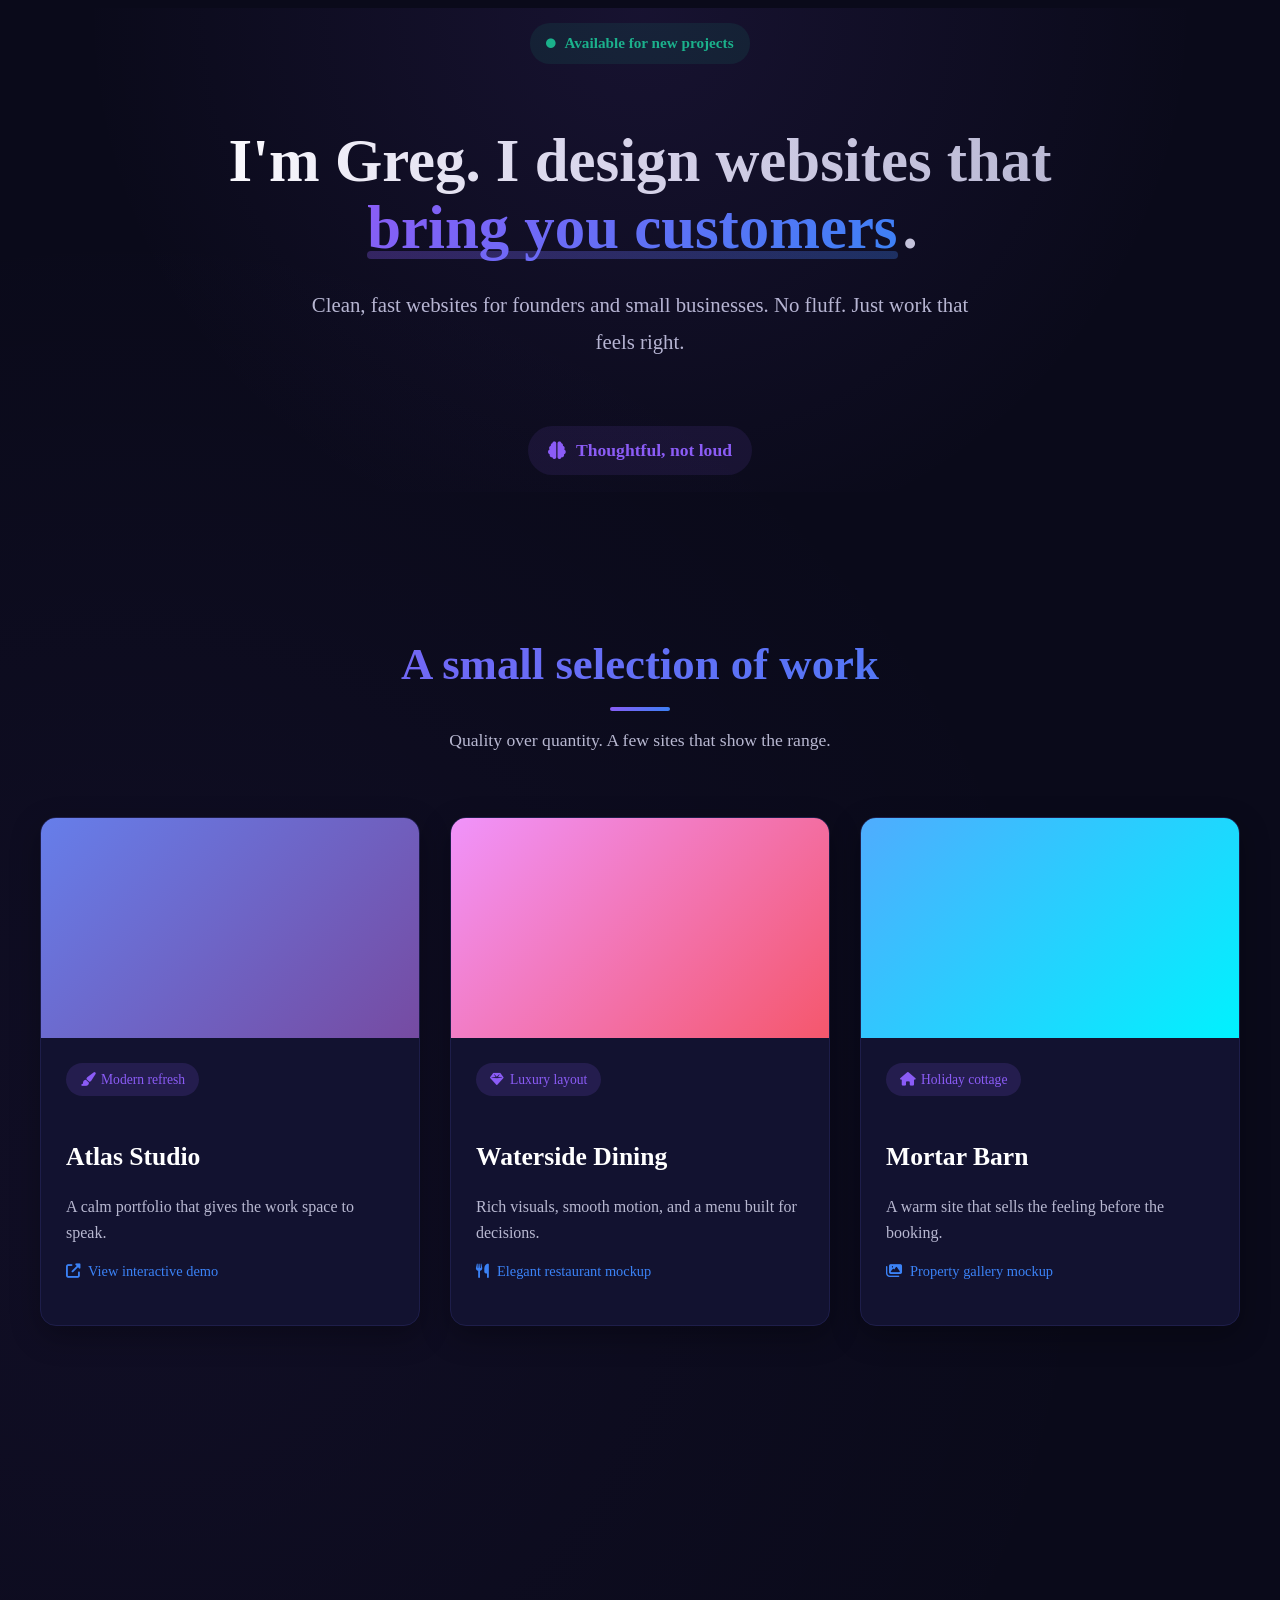
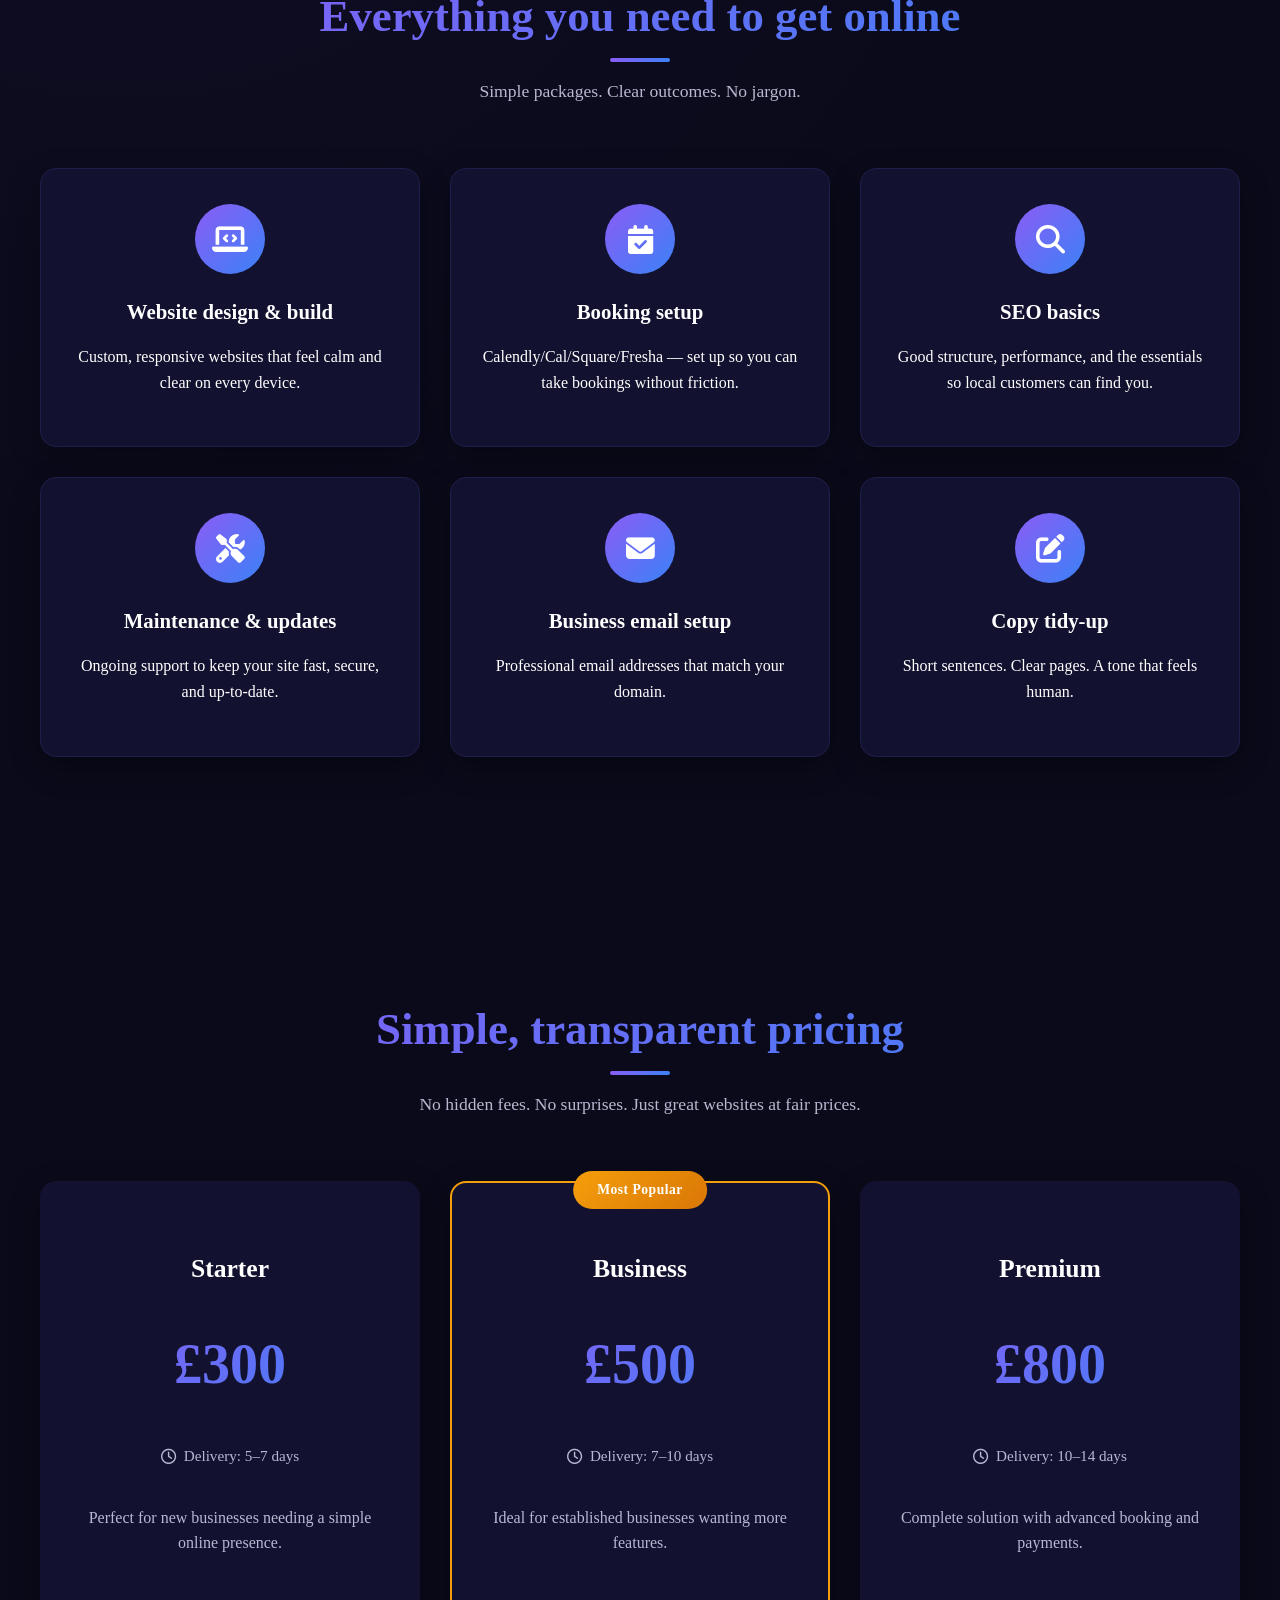
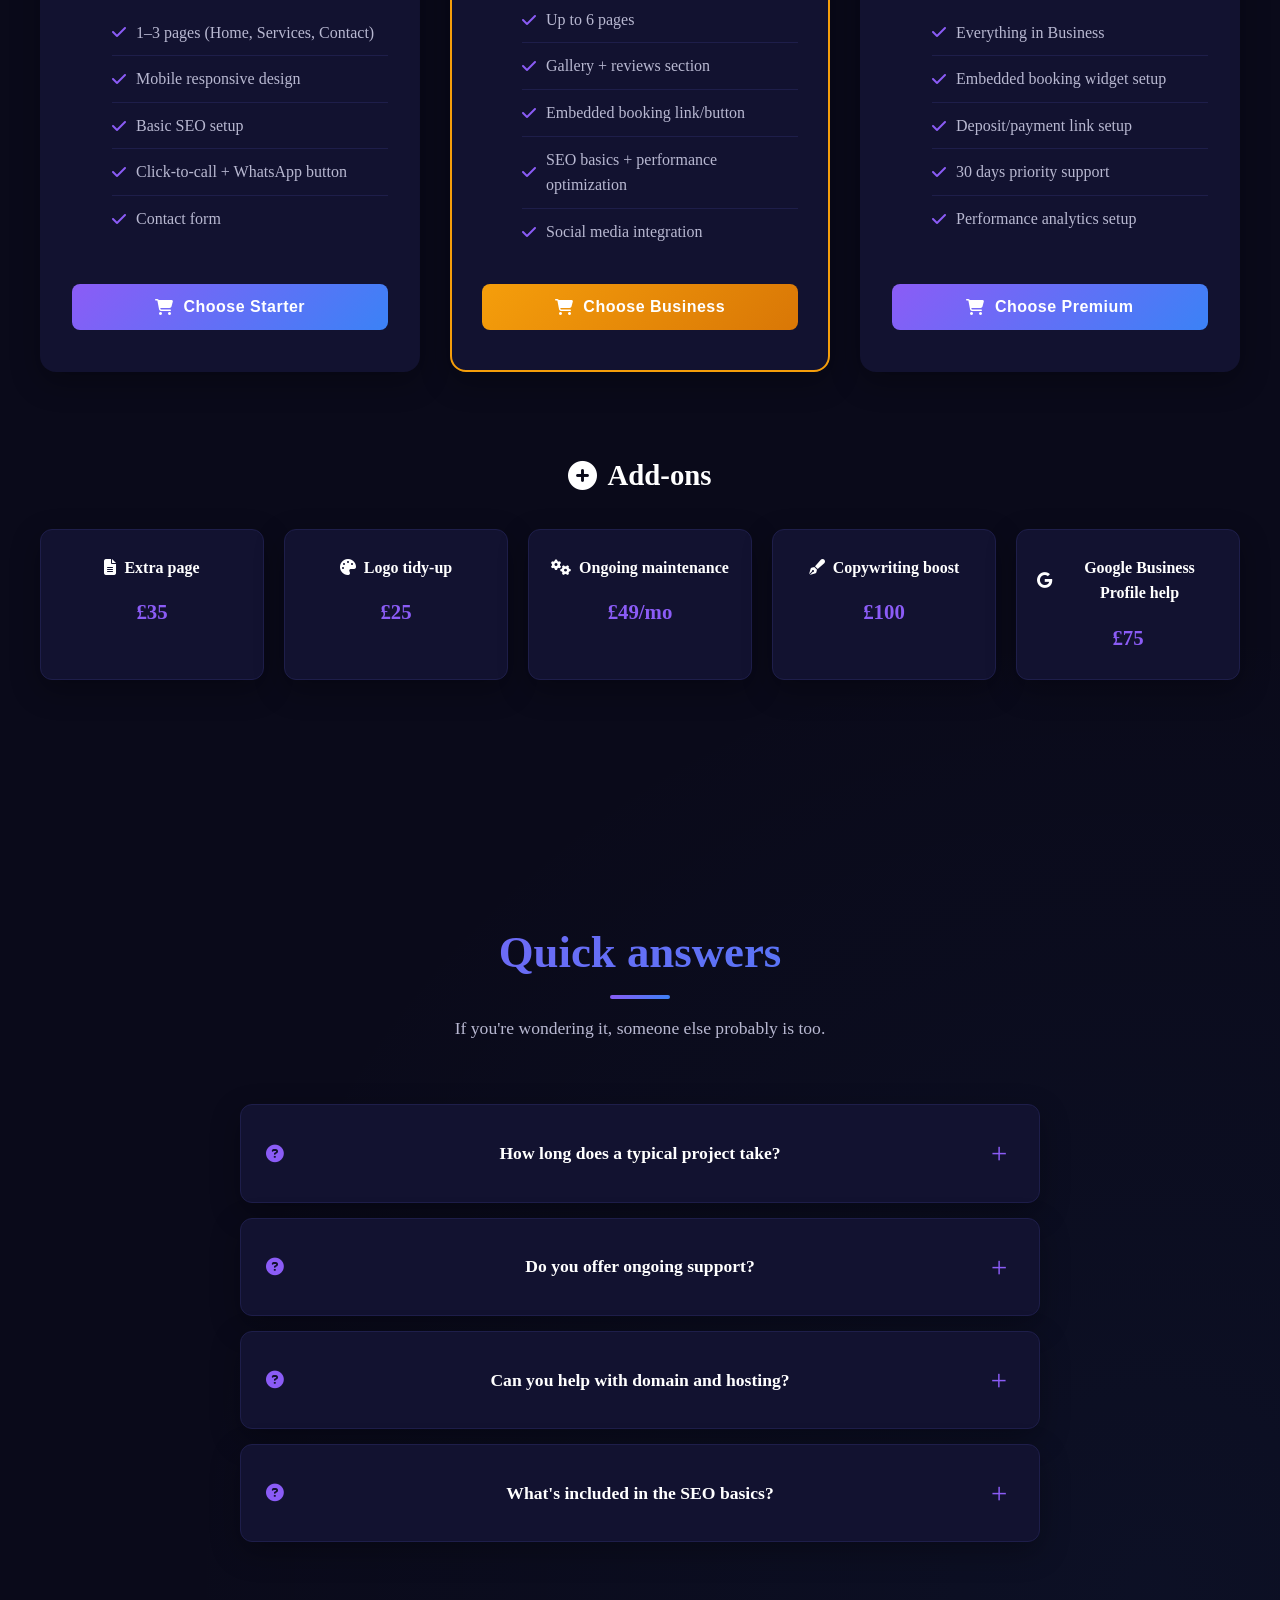
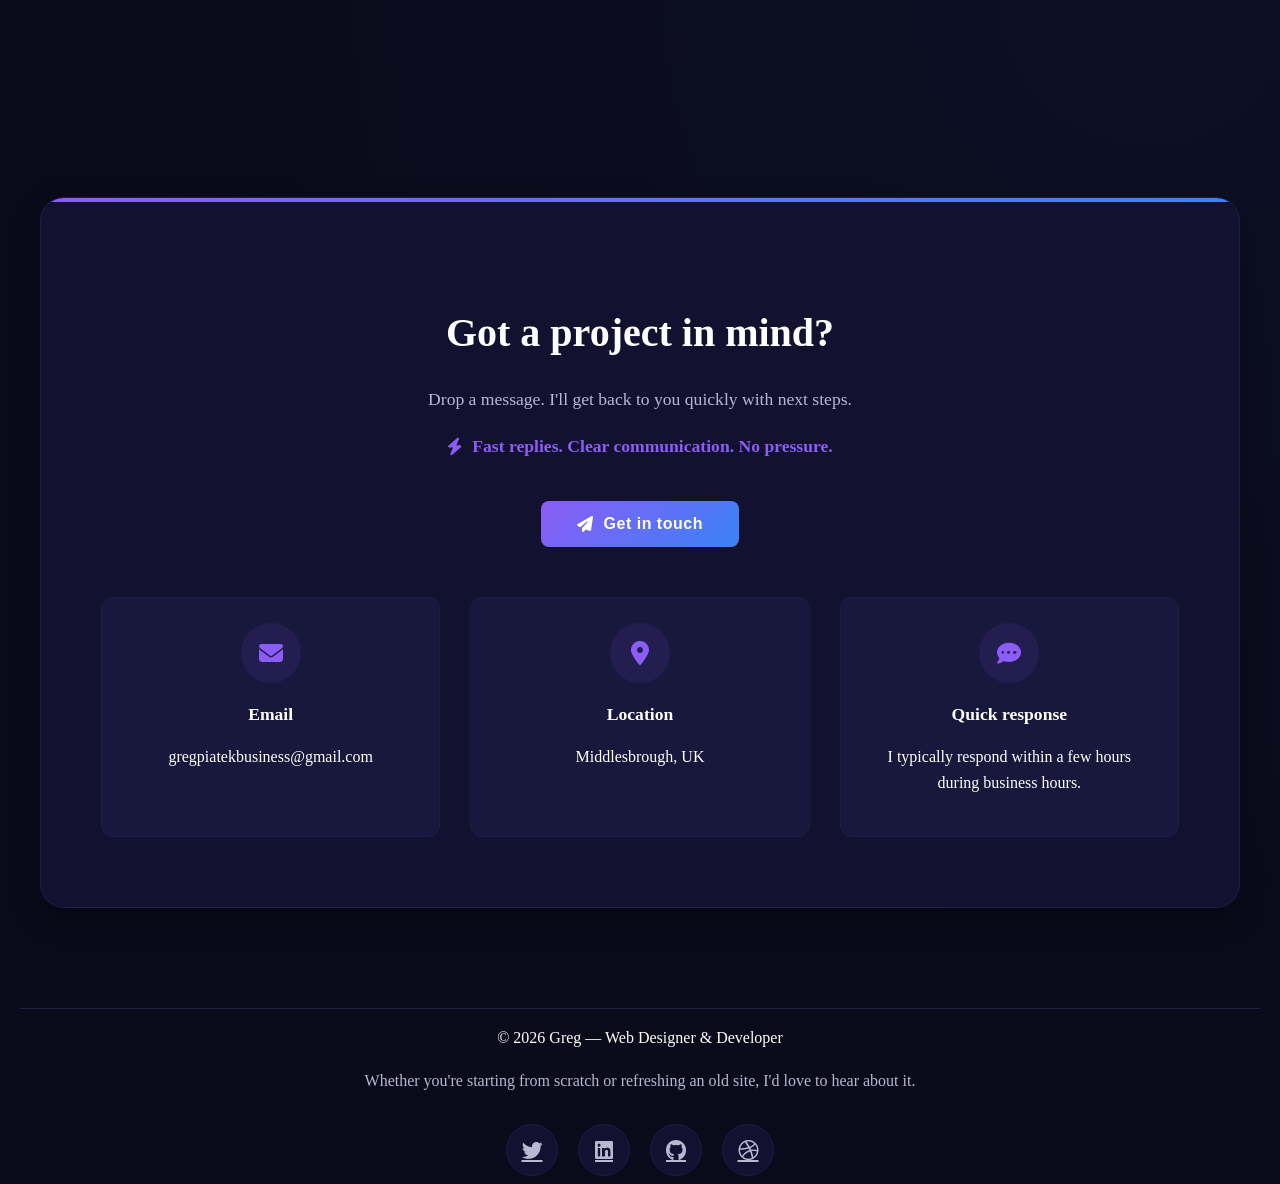
<file: index.html>
<!DOCTYPE html>
<html lang="en">
<head>
    <meta charset="UTF-8">
    <meta name="viewport" content="width=device-width, initial-scale=1.0">
    <title>Greg — Web Designer & Developer</title>
    <link rel="stylesheet" href="styles.css">
    <link rel="stylesheet" href="https://cdnjs.cloudflare.com/ajax/libs/font-awesome/6.4.0/css/all.min.css">
</head>
<body>
    <!-- Header Section -->
    <header class="container">
        <p class="availability"><i class="fas fa-circle"></i> Available for new projects</p>
        <h1 class="hero-title">I'm Greg. I design websites that <span class="highlight">bring you customers</span>.</h1>
        <p class="hero-subtitle">Clean, fast websites for founders and small businesses. No fluff. Just work that feels right.</p>
        <p class="tagline"><i class="fas fa-brain"></i> Thoughtful, not loud</p>
    </header>

    <!-- Projects Section -->
    <section class="section container">
        <h2 class="section-title">A small selection of work</h2>
        <p class="section-subtitle">
            Quality over quantity. A few sites that show the range.
        </p>
        
        <div class="projects-grid">
            <!-- Atlas Studio Card (WITH LINK) -->
            <div class="project-card">
                <a href="atlas-studio.html" class="project-link">
                    <div class="project-image" style="background: linear-gradient(135deg, #667eea 0%, #764ba2 100%);">
                        <div class="image-overlay">
                            <i class="fas fa-eye"></i> View Project
                        </div>
                    </div>
                    <div class="project-content">
                        <span class="tag"><i class="fas fa-paint-brush"></i> Modern refresh</span>
                        <h3 class="project-title">Atlas Studio</h3>
                        <p class="project-description">A calm portfolio that gives the work space to speak.</p>
                        <p class="project-meta"><i class="fas fa-external-link-alt"></i> View interactive demo</p>
                    </div>
                </a>
            </div>
            
            <!-- Waterside Dining Card -->
            <div class="project-card">
                <div class="project-image" style="background: linear-gradient(135deg, #f093fb 0%, #f5576c 100%);">
                    <div class="image-overlay">
                        <i class="fas fa-eye"></i> View Project
                    </div>
                </div>
                <div class="project-content">
                    <span class="tag"><i class="fas fa-gem"></i> Luxury layout</span>
                    <h3 class="project-title">Waterside Dining</h3>
                    <p class="project-description">Rich visuals, smooth motion, and a menu built for decisions.</p>
                    <p class="project-meta"><i class="fas fa-utensils"></i> Elegant restaurant mockup</p>
                </div>
            </div>
            
            <!-- Mortar Barn Card -->
            <div class="project-card">
                <div class="project-image" style="background: linear-gradient(135deg, #4facfe 0%, #00f2fe 100%);">
                    <div class="image-overlay">
                        <i class="fas fa-eye"></i> View Project
                    </div>
                </div>
                <div class="project-content">
                    <span class="tag"><i class="fas fa-home"></i> Holiday cottage</span>
                    <h3 class="project-title">Mortar Barn</h3>
                    <p class="project-description">A warm site that sells the feeling before the booking.</p>
                    <p class="project-meta"><i class="fas fa-images"></i> Property gallery mockup</p>
                </div>
            </div>
        </div>
    </section>

    <!-- Services Section -->
    <section class="section container">
        <h2 class="section-title">Everything you need to get online</h2>
        <p class="section-subtitle">
            Simple packages. Clear outcomes. No jargon.
        </p>
        
        <div class="services-grid">
            <div class="service-card">
                <div class="service-icon">
                    <i class="fas fa-laptop-code"></i>
                </div>
                <h3 class="service-title">Website design & build</h3>
                <p>Custom, responsive websites that feel calm and clear on every device.</p>
            </div>
            
            <div class="service-card">
                <div class="service-icon">
                    <i class="fas fa-calendar-check"></i>
                </div>
                <h3 class="service-title">Booking setup</h3>
                <p>Calendly/Cal/Square/Fresha — set up so you can take bookings without friction.</p>
            </div>
            
            <div class="service-card">
                <div class="service-icon">
                    <i class="fas fa-search"></i>
                </div>
                <h3 class="service-title">SEO basics</h3>
                <p>Good structure, performance, and the essentials so local customers can find you.</p>
            </div>
            
            <div class="service-card">
                <div class="service-icon">
                    <i class="fas fa-tools"></i>
                </div>
                <h3 class="service-title">Maintenance & updates</h3>
                <p>Ongoing support to keep your site fast, secure, and up-to-date.</p>
            </div>
            
            <div class="service-card">
                <div class="service-icon">
                    <i class="fas fa-envelope"></i>
                </div>
                <h3 class="service-title">Business email setup</h3>
                <p>Professional email addresses that match your domain.</p>
            </div>
            
            <div class="service-card">
                <div class="service-icon">
                    <i class="fas fa-edit"></i>
                </div>
                <h3 class="service-title">Copy tidy-up</h3>
                <p>Short sentences. Clear pages. A tone that feels human.</p>
            </div>
        </div>
    </section>

    <!-- Pricing Section -->
    <section class="section container">
        <h2 class="section-title">Simple, transparent pricing</h2>
        <p class="section-subtitle">
            No hidden fees. No surprises. Just great websites at fair prices.
        </p>
        
        <div class="pricing-grid">
            <div class="pricing-card">
                <h3 class="pricing-title">Starter</h3>
                <div class="price">£300</div>
                <p class="delivery"><i class="far fa-clock"></i> Delivery: 5–7 days</p>
                <p class="pricing-description">Perfect for new businesses needing a simple online presence.</p>
                
                <ul class="features-list">
                    <li><i class="fas fa-check"></i> 1–3 pages (Home, Services, Contact)</li>
                    <li><i class="fas fa-check"></i> Mobile responsive design</li>
                    <li><i class="fas fa-check"></i> Basic SEO setup</li>
                    <li><i class="fas fa-check"></i> Click-to-call + WhatsApp button</li>
                    <li><i class="fas fa-check"></i> Contact form</li>
                </ul>
                
                <button class="btn btn-package" data-package="Starter"><i class="fas fa-shopping-cart"></i> Choose Starter</button>
            </div>
            
            <div class="pricing-card popular">
                <div class="popular-tag">Most Popular</div>
                <h3 class="pricing-title">Business</h3>
                <div class="price">£500</div>
                <p class="delivery"><i class="far fa-clock"></i> Delivery: 7–10 days</p>
                <p class="pricing-description">Ideal for established businesses wanting more features.</p>
                
                <ul class="features-list">
                    <li><i class="fas fa-check"></i> Up to 6 pages</li>
                    <li><i class="fas fa-check"></i> Gallery + reviews section</li>
                    <li><i class="fas fa-check"></i> Embedded booking link/button</li>
                    <li><i class="fas fa-check"></i> SEO basics + performance optimization</li>
                    <li><i class="fas fa-check"></i> Social media integration</li>
                </ul>
                
                <button class="btn btn-package btn-popular" data-package="Business"><i class="fas fa-shopping-cart"></i> Choose Business</button>
            </div>
            
            <div class="pricing-card">
                <h3 class="pricing-title">Premium</h3>
                <div class="price">£800</div>
                <p class="delivery"><i class="far fa-clock"></i> Delivery: 10–14 days</p>
                <p class="pricing-description">Complete solution with advanced booking and payments.</p>
                
                <ul class="features-list">
                    <li><i class="fas fa-check"></i> Everything in Business</li>
                    <li><i class="fas fa-check"></i> Embedded booking widget setup</li>
                    <li><i class="fas fa-check"></i> Deposit/payment link setup</li>
                    <li><i class="fas fa-check"></i> 30 days priority support</li>
                    <li><i class="fas fa-check"></i> Performance analytics setup</li>
                </ul>
                
                <button class="btn btn-package" data-package="Premium"><i class="fas fa-shopping-cart"></i> Choose Premium</button>
            </div>
        </div>
        
        <h3 class="addons-title"><i class="fas fa-plus-circle"></i> Add-ons</h3>
        
        <div class="addons-grid">
            <div class="addon-card">
                <strong><i class="fas fa-file-alt"></i> Extra page</strong>
                <div class="addon-price">£35</div>
            </div>
            <div class="addon-card">
                <strong><i class="fas fa-palette"></i> Logo tidy-up</strong>
                <div class="addon-price">£25</div>
            </div>
            <div class="addon-card">
                <strong><i class="fas fa-cogs"></i> Ongoing maintenance</strong>
                <div class="addon-price">£49/mo</div>
            </div>
            <div class="addon-card">
                <strong><i class="fas fa-pen-fancy"></i> Copywriting boost</strong>
                <div class="addon-price">£100</div>
            </div>
            <div class="addon-card">
                <strong><i class="fab fa-google"></i> Google Business Profile help</strong>
                <div class="addon-price">£75</div>
            </div>
        </div>
    </section>

    <!-- FAQ Section -->
    <section class="section container">
        <h2 class="section-title">Quick answers</h2>
        <p class="section-subtitle">
            If you're wondering it, someone else probably is too.
        </p>
        
        <div class="faq-grid">
            <div class="faq-item">
                <div class="faq-question">
                    <i class="fas fa-question-circle"></i> How long does a typical project take?
                    <span class="faq-toggle">+</span>
                </div>
                <div class="faq-answer">
                    <p>Delivery times vary by package: Starter (5-7 days), Business (7-10 days), Premium (10-14 days). These are estimates and actual timing depends on project complexity and feedback speed.</p>
                </div>
            </div>
            
            <div class="faq-item">
                <div class="faq-question">
                    <i class="fas fa-question-circle"></i> Do you offer ongoing support?
                    <span class="faq-toggle">+</span>
                </div>
                <div class="faq-answer">
                    <p>Yes! I offer ongoing maintenance at £49/month which includes updates, security monitoring, and minor changes. Premium packages include 30 days of priority support.</p>
                </div>
            </div>
            
            <div class="faq-item">
                <div class="faq-question">
                    <i class="fas fa-question-circle"></i> Can you help with domain and hosting?
                    <span class="faq-toggle">+</span>
                </div>
                <div class="faq-answer">
                    <p>I can guide you through the process and recommend reliable providers. I also offer business email setup so you have professional email addresses matching your domain.</p>
                </div>
            </div>
            
            <div class="faq-item">
                <div class="faq-question">
                    <i class="fas fa-question-circle"></i> What's included in the SEO basics?
                    <span class="faq-toggle">+</span>
                </div>
                <div class="faq-answer">
                    <p>SEO basics include proper page structure, meta tags, performance optimization for speed, and setup essentials so local customers can find you through search engines.</p>
                </div>
            </div>
        </div>
    </section>

    <!-- Contact Section -->
    <section class="section container" id="contact">
        <div class="contact-section">
            <h2 class="contact-title">Got a project in mind?</h2>
            <p class="contact-subtitle">
                Drop a message. I'll get back to you quickly with next steps.
            </p>
            <p class="contact-tagline">
                <i class="fas fa-bolt"></i> Fast replies. Clear communication. No pressure.
            </p>
            
            <button class="btn btn-contact"><i class="fas fa-paper-plane"></i> Get in touch</button>
            
            <div class="contact-info">
                <div class="info-item">
                    <div class="info-icon">
                        <i class="fas fa-envelope"></i>
                    </div>
                    <p class="info-title">Email</p>
                    <p>gregpiatekbusiness@gmail.com</p>
                </div>
                
                <div class="info-item">
                    <div class="info-icon">
                        <i class="fas fa-map-marker-alt"></i>
                    </div>
                    <p class="info-title">Location</p>
                    <p>Middlesbrough, UK</p>
                </div>
                
                <div class="info-item">
                    <div class="info-icon">
                        <i class="fas fa-comment-dots"></i>
                    </div>
                    <p class="info-title">Quick response</p>
                    <p>I typically respond within a few hours during business hours.</p>
                </div>
            </div>
        </div>
    </section>

    <!-- Footer -->
    <footer class="container">
        <div class="footer-content">
            <p class="copyright">© 2026 Greg — Web Designer & Developer</p>
            <p class="footer-text">Whether you're starting from scratch or refreshing an old site, I'd love to hear about it.</p>
            <div class="social-links">
                <a href="#" class="social-link"><i class="fab fa-twitter"></i></a>
                <a href="#" class="social-link"><i class="fab fa-linkedin"></i></a>
                <a href="#" class="social-link"><i class="fab fa-github"></i></a>
                <a href="#" class="social-link"><i class="fab fa-dribbble"></i></a>
            </div>
        </div>
    </footer>

    <script src="script.js"></script>
</body>
</html>
</file>
<file: styles.css>
<<<<<<< HEAD
/* Dark Purple/Blue Theme - Greg Portfolio */
* {
    margin: 0;
    padding: 0;
    box-sizing: border-box;
    font-family: 'Inter', -apple-system, BlinkMacSystemFont, 'Segoe UI', sans-serif;
}

:root {
    --dark-bg: #0a0a1a;
    --dark-card: #121230;
    --dark-border: #1e1e4a;
    --text-primary: #ffffff;
    --text-secondary: #b8b8d1;
    --accent-purple: #8b5cf6;
    --accent-blue: #3b82f6;
    --accent-gradient: linear-gradient(135deg, #8b5cf6 0%, #3b82f6 100%);
    --shadow: 0 10px 30px rgba(0, 0, 0, 0.3);
    --shadow-hover: 0 15px 40px rgba(139, 92, 246, 0.2);
    --transition: all 0.3s cubic-bezier(0.4, 0, 0.2, 1);
}

body {
    background-color: var(--dark-bg);
    color: var(--text-primary);
    line-height: 1.6;
    overflow-x: hidden;
    background-image: 
        radial-gradient(circle at 10% 20%, rgba(139, 92, 246, 0.05) 0%, transparent 20%),
        radial-gradient(circle at 90% 80%, rgba(59, 130, 246, 0.05) 0%, transparent 20%);
    min-height: 100vh;
}

/* Scrollbar Styling */
::-webkit-scrollbar {
    width: 10px;
}

::-webkit-scrollbar-track {
    background: var(--dark-card);
}

::-webkit-scrollbar-thumb {
    background: var(--accent-gradient);
    border-radius: 5px;
}

::-webkit-scrollbar-thumb:hover {
    background: linear-gradient(135deg, #9b79f7 0%, #4d91f7 100%);
}

/* Utility Classes */
.container {
    max-width: 1200px;
    margin: 0 auto;
    padding: 0 20px;
}

.section {
    padding: 100px 0;
}

.section-title {
    font-size: 2.8rem;
    font-weight: 800;
    margin-bottom: 1.5rem;
    text-align: center;
    background: var(--accent-gradient);
    -webkit-background-clip: text;
    -webkit-text-fill-color: transparent;
    background-clip: text;
    position: relative;
}

.section-title::after {
    content: '';
    position: absolute;
    bottom: -10px;
    left: 50%;
    transform: translateX(-50%);
    width: 60px;
    height: 4px;
    background: var(--accent-gradient);
    border-radius: 2px;
}

.section-subtitle {
    text-align: center;
    margin-bottom: 60px;
    color: var(--text-secondary);
    max-width: 600px;
    margin-left: auto;
    margin-right: auto;
    font-size: 1.1rem;
    line-height: 1.8;
}

.btn {
    display: inline-flex;
    align-items: center;
    justify-content: center;
    gap: 10px;
    padding: 14px 36px;
    background: var(--accent-gradient);
    color: white;
    text-decoration: none;
    border-radius: 8px;
    font-weight: 600;
    transition: var(--transition);
    border: none;
    cursor: pointer;
    font-size: 1rem;
    letter-spacing: 0.5px;
    position: relative;
    overflow: hidden;
    z-index: 1;
}

.btn::before {
    content: '';
    position: absolute;
    top: 0;
    left: -100%;
    width: 100%;
    height: 100%;
    background: linear-gradient(135deg, #3b82f6 0%, #8b5cf6 100%);
    transition: var(--transition);
    z-index: -1;
}

.btn:hover::before {
    left: 0;
}

.btn:hover {
    transform: translateY(-3px);
    box-shadow: var(--shadow-hover);
}

.btn-popular {
    background: linear-gradient(135deg, #f59e0b 0%, #d97706 100%);
}

.btn-popular::before {
    background: linear-gradient(135deg, #d97706 0%, #f59e0b 100%);
}

/* Header Styles */
header {
    padding: 80px 0 120px;
    text-align: center;
    position: relative;
    overflow: hidden;
}

header::before {
    content: '';
    position: absolute;
    top: 0;
    left: 0;
    right: 0;
    height: 500px;
    background: radial-gradient(circle at 50% 0%, rgba(139, 92, 246, 0.1) 0%, transparent 70%);
    pointer-events: none;
}

.availability {
    color: #10b981;
    font-weight: 600;
    margin-bottom: 1.5rem;
    display: inline-flex;
    align-items: center;
    gap: 8px;
    background: rgba(16, 185, 129, 0.1);
    padding: 8px 16px;
    border-radius: 20px;
    font-size: 0.95rem;
}

.availability i {
    font-size: 0.6rem;
    animation: pulse 2s infinite;
}

@keyframes pulse {
    0%, 100% { opacity: 1; }
    50% { opacity: 0.5; }
}

.hero-title {
    font-size: 3.8rem;
    font-weight: 900;
    line-height: 1.1;
    margin-bottom: 1.5rem;
    max-width: 900px;
    margin-left: auto;
    margin-right: auto;
    background: linear-gradient(to right, #ffffff, #b8b8d1);
    -webkit-background-clip: text;
    -webkit-text-fill-color: transparent;
}

.highlight {
    background: var(--accent-gradient);
    -webkit-background-clip: text;
    -webkit-text-fill-color: transparent;
    position: relative;
    padding: 0 5px;
}

.highlight::after {
    content: '';
    position: absolute;
    bottom: 2px;
    left: 5px;
    width: calc(100% - 10px);
    height: 8px;
    background: linear-gradient(135deg, rgba(139, 92, 246, 0.3) 0%, rgba(59, 130, 246, 0.3) 100%);
    z-index: -1;
    border-radius: 4px;
}

.hero-subtitle {
    font-size: 1.3rem;
    color: var(--text-secondary);
    max-width: 700px;
    margin: 0 auto 3rem;
    line-height: 1.8;
}

.tagline {
    display: inline-flex;
    align-items: center;
    gap: 10px;
    color: var(--accent-purple);
    font-weight: 600;
    font-size: 1.1rem;
    background: rgba(139, 92, 246, 0.1);
    padding: 10px 20px;
    border-radius: 30px;
}

/* Projects Section */
.projects-grid {
    display: grid;
    grid-template-columns: repeat(auto-fit, minmax(320px, 1fr));
    gap: 30px;
    margin-bottom: 20px;
}

.project-card {
    background: var(--dark-card);
    border-radius: 16px;
    overflow: hidden;
    box-shadow: var(--shadow);
    transition: var(--transition);
    border: 1px solid var(--dark-border);
    height: 100%;
}

.project-card:hover {
    transform: translateY(-10px);
    box-shadow: var(--shadow-hover);
    border-color: var(--accent-purple);
}

.project-image {
    height: 220px;
    position: relative;
    overflow: hidden;
}

.image-overlay {
    position: absolute;
    top: 0;
    left: 0;
    right: 0;
    bottom: 0;
    background: rgba(0, 0, 0, 0.7);
    display: flex;
    align-items: center;
    justify-content: center;
    opacity: 0;
    transition: var(--transition);
}

.project-card:hover .image-overlay {
    opacity: 1;
}

.image-overlay i {
    font-size: 1.5rem;
    margin-right: 10px;
}

.project-content {
    padding: 25px;
}

.tag {
    display: inline-flex;
    align-items: center;
    gap: 6px;
    padding: 6px 14px;
    background: rgba(139, 92, 246, 0.15);
    border-radius: 20px;
    font-size: 0.85rem;
    margin-bottom: 15px;
    color: var(--accent-purple);
    font-weight: 500;
}

.project-title {
    font-size: 1.6rem;
    margin-bottom: 12px;
    font-weight: 700;
    color: white;
}

.project-description {
    color: var(--text-secondary);
    margin-bottom: 15px;
    line-height: 1.6;
}

.project-meta {
    display: flex;
    align-items: center;
    gap: 8px;
    color: var(--accent-blue);
    font-size: 0.9rem;
    font-weight: 500;
}

/* Services Section */
.services-grid {
    display: grid;
    grid-template-columns: repeat(auto-fit, minmax(280px, 1fr));
    gap: 30px;
    margin-top: 40px;
}

.service-card {
    background: var(--dark-card);
    padding: 35px 30px;
    border-radius: 16px;
    box-shadow: var(--shadow);
    transition: var(--transition);
    border: 1px solid var(--dark-border);
    text-align: center;
}

.service-card:hover {
    transform: translateY(-8px);
    box-shadow: var(--shadow-hover);
    border-color: var(--accent-purple);
}

.service-icon {
    width: 70px;
    height: 70px;
    background: var(--accent-gradient);
    border-radius: 50%;
    display: flex;
    align-items: center;
    justify-content: center;
    margin: 0 auto 20px;
    font-size: 1.8rem;
    color: white;
}

.service-title {
    font-size: 1.3rem;
    margin-bottom: 15px;
    font-weight: 700;
    color: white;
}

/* Pricing Section */
.pricing-grid {
    display: grid;
    grid-template-columns: repeat(auto-fit, minmax(320px, 1fr));
    gap: 30px;
    margin-top: 40px;
}

.pricing-card {
    background: var(--dark-card);
    padding: 40px 30px;
    border-radius: 16px;
    box-shadow: var(--shadow);
    position: relative;
    border: 2px solid transparent;
    transition: var(--transition);
    display: flex;
    flex-direction: column;
}

.pricing-card:hover {
    transform: translateY(-8px);
    box-shadow: var(--shadow-hover);
    border-color: var(--accent-purple);
}

.pricing-card.popular {
    border-color: #f59e0b;
    transform: scale(1.05);
}

.pricing-card.popular:hover {
    transform: scale(1.05) translateY(-8px);
}

.popular-tag {
    position: absolute;
    top: -12px;
    left: 50%;
    transform: translateX(-50%);
    background: linear-gradient(135deg, #f59e0b 0%, #d97706 100%);
    color: white;
    padding: 8px 24px;
    border-radius: 20px;
    font-size: 0.85rem;
    font-weight: 600;
    letter-spacing: 0.5px;
}

.pricing-title {
    font-size: 1.6rem;
    margin-bottom: 10px;
    text-align: center;
    color: white;
    font-weight: 700;
}

.price {
    font-size: 3.5rem;
    font-weight: 900;
    text-align: center;
    margin: 20px 0;
    background: var(--accent-gradient);
    -webkit-background-clip: text;
    -webkit-text-fill-color: transparent;
}

.delivery {
    display: flex;
    align-items: center;
    justify-content: center;
    gap: 8px;
    text-align: center;
    color: var(--text-secondary);
    margin-bottom: 20px;
    font-size: 0.95rem;
}

.pricing-description {
    text-align: center;
    margin-bottom: 25px;
    color: var(--text-secondary);
    line-height: 1.6;
    flex-grow: 1;
}

.features-list {
    list-style: none;
    margin-bottom: 30px;
    flex-grow: 1;
}

.features-list li {
    padding: 10px 0;
    border-bottom: 1px solid var(--dark-border);
    display: flex;
    align-items: center;
    gap: 10px;
    color: var(--text-secondary);
}

.features-list li:last-child {
    border-bottom: none;
}

.features-list li i {
    color: var(--accent-purple);
}

.addons-title {
    text-align: center;
    margin: 80px 0 30px;
    font-size: 1.8rem;
    color: white;
    font-weight: 700;
    display: flex;
    align-items: center;
    justify-content: center;
    gap: 10px;
}

.addons-grid {
    display: grid;
    grid-template-columns: repeat(auto-fit, minmax(200px, 1fr));
    gap: 20px;
    margin-top: 30px;
}

.addon-card {
    background: var(--dark-card);
    padding: 25px 20px;
    border-radius: 12px;
    text-align: center;
    box-shadow: var(--shadow);
    transition: var(--transition);
    border: 1px solid var(--dark-border);
}

.addon-card:hover {
    transform: translateY(-5px);
    box-shadow: var(--shadow-hover);
    border-color: var(--accent-purple);
}

.addon-card strong {
    display: flex;
    align-items: center;
    justify-content: center;
    gap: 8px;
    color: white;
    font-size: 1rem;
}

.addon-price {
    margin-top: 15px;
    color: var(--accent-purple);
    font-weight: bold;
    font-size: 1.3rem;
}

/* FAQ Section */
.faq-grid {
    max-width: 800px;
    margin: 40px auto 0;
}

.faq-item {
    background: var(--dark-card);
    margin-bottom: 15px;
    border-radius: 12px;
    overflow: hidden;
    box-shadow: var(--shadow);
    transition: var(--transition);
    border: 1px solid var(--dark-border);
}

.faq-item:hover {
    box-shadow: var(--shadow-hover);
}

.faq-question {
    padding: 25px;
    font-weight: 600;
    cursor: pointer;
    display: flex;
    justify-content: space-between;
    align-items: center;
    color: white;
    transition: var(--transition);
    font-size: 1.1rem;
}

.faq-question:hover {
    background-color: rgba(139, 92, 246, 0.05);
}

.faq-question i {
    color: var(--accent-purple);
    margin-right: 12px;
}

.faq-answer {
    padding: 0 25px;
    max-height: 0;
    overflow: hidden;
    transition: var(--transition);
    color: var(--text-secondary);
    line-height: 1.7;
}

.faq-answer.active {
    padding: 0 25px 25px;
    max-height: 500px;
}

.faq-toggle {
    font-size: 1.8rem;
    transition: var(--transition);
    color: var(--accent-purple);
    font-weight: 300;
    min-width: 30px;
    text-align: center;
}

.faq-toggle.active {
    transform: rotate(45deg);
}

/* Contact Section */
.contact-section {
    background: var(--dark-card);
    border-radius: 24px;
    padding: 70px 60px;
    margin-top: 40px;
    box-shadow: var(--shadow);
    text-align: center;
    border: 1px solid var(--dark-border);
    position: relative;
    overflow: hidden;
}

.contact-section::before {
    content: '';
    position: absolute;
    top: 0;
    left: 0;
    right: 0;
    height: 4px;
    background: var(--accent-gradient);
}

.contact-title {
    font-size: 2.5rem;
    margin-bottom: 20px;
    color: white;
    font-weight: 800;
}

.contact-subtitle {
    margin-bottom: 15px;
    color: var(--text-secondary);
    max-width: 600px;
    margin-left: auto;
    margin-right: auto;
    line-height: 1.7;
    font-size: 1.1rem;
}

.contact-tagline {
    margin-bottom: 40px;
    font-weight: 600;
    color: var(--accent-purple);
    display: flex;
    align-items: center;
    justify-content: center;
    gap: 10px;
    font-size: 1.1rem;
}

.contact-info {
    margin-top: 50px;
    display: grid;
    grid-template-columns: repeat(auto-fit, minmax(250px, 1fr));
    gap: 30px;
}

.info-item {
    text-align: center;
    padding: 25px;
    background: rgba(30, 30, 74, 0.5);
    border-radius: 12px;
    transition: var(--transition);
    border: 1px solid var(--dark-border);
}

.info-item:hover {
    transform: translateY(-5px);
    border-color: var(--accent-purple);
}

.info-icon {
    width: 60px;
    height: 60px;
    background: rgba(139, 92, 246, 0.1);
    border-radius: 50%;
    display: flex;
    align-items: center;
    justify-content: center;
    margin: 0 auto 15px;
    font-size: 1.5rem;
    color: var(--accent-purple);
}

.info-title {
    font-weight: 700;
    margin-bottom: 8px;
    color: white;
    font-size: 1.1rem;
}

/* Footer */
footer {
    text-align: center;
    padding: 60px 0 40px;
    color: var(--text-secondary);
    margin-top: 80px;
    border-top: 1px solid var(--dark-border);
    position: relative;
}

.footer-content {
    max-width: 600px;
    margin: 0 auto;
}

.copyright {
    font-size: 1rem;
    margin-bottom: 15px;
    color: white;
}

.footer-text {
    margin-bottom: 30px;
    line-height: 1.7;
}

.social-links {
    display: flex;
    justify-content: center;
    gap: 20px;
}

.social-link {
    width: 50px;
    height: 50px;
    background: var(--dark-card);
    border-radius: 50%;
    display: flex;
    align-items: center;
    justify-content: center;
    color: var(--text-secondary);
    font-size: 1.3rem;
    transition: var(--transition);
    border: 1px solid var(--dark-border);
}

.social-link:hover {
    color: white;
    background: var(--accent-gradient);
    transform: translateY(-5px);
    border-color: transparent;
}

/* Responsive Design */
@media (max-width: 1024px) {
    .hero-title {
        font-size: 3.2rem;
    }
    
    .section-title {
        font-size: 2.4rem;
    }
    
    .pricing-grid,
    .projects-grid {
        grid-template-columns: repeat(auto-fit, minmax(300px, 1fr));
    }
    
    .pricing-card.popular {
        transform: scale(1);
    }
    
    .pricing-card.popular:hover {
        transform: translateY(-8px);
    }
}

@media (max-width: 768px) {
    .hero-title {
        font-size: 2.6rem;
    }
    
    .section-title {
        font-size: 2rem;
    }
    
    .contact-section {
        padding: 50px 30px;
    }
    
    .section {
        padding: 80px 0;
    }
    
    .services-grid {
        grid-template-columns: repeat(auto-fit, minmax(250px, 1fr));
    }
    
    header {
        padding: 60px 0 100px;
    }
    
    .price {
        font-size: 3rem;
    }
}

@media (max-width: 640px) {
    .hero-title {
        font-size: 2.2rem;
    }
    
    .section-title {
        font-size: 1.8rem;
    }
    
    .contact-info {
        grid-template-columns: 1fr;
        gap: 20px;
    }
    
    .info-item {
        min-width: 100%;
    }
    
    .pricing-grid,
    .projects-grid {
        grid-template-columns: 1fr;
    }
    
    .addons-grid {
        grid-template-columns: repeat(auto-fit, minmax(150px, 1fr));
    }
    
    .btn {
        padding: 12px 28px;
        font-size: 0.95rem;
    }
    
    .social-links {
        gap: 15px;
    }
    
    .social-link {
        width: 45px;
        height: 45px;
        font-size: 1.1rem;
    }
}

@media (max-width: 480px) {
    .hero-title {
        font-size: 1.9rem;
    }
    
    .section {
        padding: 70px 0;
    }
    
    .btn {
        padding: 10px 24px;
        font-size: 0.9rem;
    }
    
    .pricing-card,
    .service-card {
        padding: 30px 20px;
    }
    
    .contact-section {
        padding: 40px 20px;
    }
    
    .section-title::after {
        width: 40px;
        bottom: -8px;
    }
    
    .availability {
        font-size: 0.85rem;
        padding: 6px 12px;
    }
    
    .tagline {
        font-size: 1rem;
        padding: 8px 16px;
    }
}

/* Animation for elements on scroll */
@keyframes fadeInUp {
    from {
        opacity: 0;
        transform: translateY(30px);
    }
    to {
        opacity: 1;
        transform: translateY(0);
    }
}

.project-card,
.service-card,
.pricing-card,
.faq-item,
.info-item {
    animation: fadeInUp 0.6s ease-out forwards;
}

/* Stagger animations */
.project-card:nth-child(1) { animation-delay: 0.1s; }
.project-card:nth-child(2) { animation-delay: 0.2s; }
.project-card:nth-child(3) { animation-delay: 0.3s; }

.service-card:nth-child(1) { animation-delay: 0.1s; }
.service-card:nth-child(2) { animation-delay: 0.2s; }
.service-card:nth-child(3) { animation-delay: 0.3s; }
.service-card:nth-child(4) { animation-delay: 0.4s; }
.service-card:nth-child(5) { animation-delay: 0.5s; }
.service-card:nth-child(6) { animation-delay: 0.6s; }

/* Loading animation */
.loading {
    display: inline-block;
    width: 20px;
    height: 20px;
    border: 3px solid rgba(139, 92, 246, 0.3);
    border-radius: 50%;
    border-top-color: var(--accent-purple);
    animation: spin 1s ease-in-out infinite;
}

@keyframes spin {
    to { transform: rotate(360deg); }
}


/* ============================================
   Project Link Styles - Add this to styles.css
   ============================================ */

.project-link {
    text-decoration: none;
    color: inherit;
    display: block;
    transition: all 0.3s ease;
    cursor: pointer;
}

.project-link:hover {
    transform: translateY(-4px);
}

.project-link:hover .project-image {
    box-shadow: 0 12px 30px rgba(0, 0, 0, 0.2);
}

.project-link:hover .image-overlay {
    opacity: 1;
    background: rgba(0, 0, 0, 0.8);
}

/* Ensure the overlay already has hover effects */
.image-overlay {
    transition: all 0.3s ease;
=======
/* Dark Purple/Blue Theme - Greg Portfolio */
* {
    margin: 0;
    padding: 0;
    box-sizing: border-box;
    font-family: 'Inter', -apple-system, BlinkMacSystemFont, 'Segoe UI', sans-serif;
}

:root {
    --dark-bg: #0a0a1a;
    --dark-card: #121230;
    --dark-border: #1e1e4a;
    --text-primary: #ffffff;
    --text-secondary: #b8b8d1;
    --accent-purple: #8b5cf6;
    --accent-blue: #3b82f6;
    --accent-gradient: linear-gradient(135deg, #8b5cf6 0%, #3b82f6 100%);
    --shadow: 0 10px 30px rgba(0, 0, 0, 0.3);
    --shadow-hover: 0 15px 40px rgba(139, 92, 246, 0.2);
    --transition: all 0.3s cubic-bezier(0.4, 0, 0.2, 1);
}

body {
    background-color: var(--dark-bg);
    color: var(--text-primary);
    line-height: 1.6;
    overflow-x: hidden;
    background-image: 
        radial-gradient(circle at 10% 20%, rgba(139, 92, 246, 0.05) 0%, transparent 20%),
        radial-gradient(circle at 90% 80%, rgba(59, 130, 246, 0.05) 0%, transparent 20%);
    min-height: 100vh;
}

/* Scrollbar Styling */
::-webkit-scrollbar {
    width: 10px;
}

::-webkit-scrollbar-track {
    background: var(--dark-card);
}

::-webkit-scrollbar-thumb {
    background: var(--accent-gradient);
    border-radius: 5px;
}

::-webkit-scrollbar-thumb:hover {
    background: linear-gradient(135deg, #9b79f7 0%, #4d91f7 100%);
}

/* Utility Classes */
.container {
    max-width: 1200px;
    margin: 0 auto;
    padding: 0 20px;
}

.section {
    padding: 100px 0;
}

.section-title {
    font-size: 2.8rem;
    font-weight: 800;
    margin-bottom: 1.5rem;
    text-align: center;
    background: var(--accent-gradient);
    -webkit-background-clip: text;
    -webkit-text-fill-color: transparent;
    background-clip: text;
    position: relative;
}

.section-title::after {
    content: '';
    position: absolute;
    bottom: -10px;
    left: 50%;
    transform: translateX(-50%);
    width: 60px;
    height: 4px;
    background: var(--accent-gradient);
    border-radius: 2px;
}

.section-subtitle {
    text-align: center;
    margin-bottom: 60px;
    color: var(--text-secondary);
    max-width: 600px;
    margin-left: auto;
    margin-right: auto;
    font-size: 1.1rem;
    line-height: 1.8;
}

.btn {
    display: inline-flex;
    align-items: center;
    justify-content: center;
    gap: 10px;
    padding: 14px 36px;
    background: var(--accent-gradient);
    color: white;
    text-decoration: none;
    border-radius: 8px;
    font-weight: 600;
    transition: var(--transition);
    border: none;
    cursor: pointer;
    font-size: 1rem;
    letter-spacing: 0.5px;
    position: relative;
    overflow: hidden;
    z-index: 1;
}

.btn::before {
    content: '';
    position: absolute;
    top: 0;
    left: -100%;
    width: 100%;
    height: 100%;
    background: linear-gradient(135deg, #3b82f6 0%, #8b5cf6 100%);
    transition: var(--transition);
    z-index: -1;
}

.btn:hover::before {
    left: 0;
}

.btn:hover {
    transform: translateY(-3px);
    box-shadow: var(--shadow-hover);
}

.btn-popular {
    background: linear-gradient(135deg, #f59e0b 0%, #d97706 100%);
}

.btn-popular::before {
    background: linear-gradient(135deg, #d97706 0%, #f59e0b 100%);
}

/* Header Styles */
header {
    padding: 80px 0 120px;
    text-align: center;
    position: relative;
    overflow: hidden;
}

header::before {
    content: '';
    position: absolute;
    top: 0;
    left: 0;
    right: 0;
    height: 500px;
    background: radial-gradient(circle at 50% 0%, rgba(139, 92, 246, 0.1) 0%, transparent 70%);
    pointer-events: none;
}

.availability {
    color: #10b981;
    font-weight: 600;
    margin-bottom: 1.5rem;
    display: inline-flex;
    align-items: center;
    gap: 8px;
    background: rgba(16, 185, 129, 0.1);
    padding: 8px 16px;
    border-radius: 20px;
    font-size: 0.95rem;
}

.availability i {
    font-size: 0.6rem;
    animation: pulse 2s infinite;
}

@keyframes pulse {
    0%, 100% { opacity: 1; }
    50% { opacity: 0.5; }
}

.hero-title {
    font-size: 3.8rem;
    font-weight: 900;
    line-height: 1.1;
    margin-bottom: 1.5rem;
    max-width: 900px;
    margin-left: auto;
    margin-right: auto;
    background: linear-gradient(to right, #ffffff, #b8b8d1);
    -webkit-background-clip: text;
    -webkit-text-fill-color: transparent;
}

.highlight {
    background: var(--accent-gradient);
    -webkit-background-clip: text;
    -webkit-text-fill-color: transparent;
    position: relative;
    padding: 0 5px;
}

.highlight::after {
    content: '';
    position: absolute;
    bottom: 2px;
    left: 5px;
    width: calc(100% - 10px);
    height: 8px;
    background: linear-gradient(135deg, rgba(139, 92, 246, 0.3) 0%, rgba(59, 130, 246, 0.3) 100%);
    z-index: -1;
    border-radius: 4px;
}

.hero-subtitle {
    font-size: 1.3rem;
    color: var(--text-secondary);
    max-width: 700px;
    margin: 0 auto 3rem;
    line-height: 1.8;
}

.tagline {
    display: inline-flex;
    align-items: center;
    gap: 10px;
    color: var(--accent-purple);
    font-weight: 600;
    font-size: 1.1rem;
    background: rgba(139, 92, 246, 0.1);
    padding: 10px 20px;
    border-radius: 30px;
}

/* Projects Section */
.projects-grid {
    display: grid;
    grid-template-columns: repeat(auto-fit, minmax(320px, 1fr));
    gap: 30px;
    margin-bottom: 20px;
}

.project-card {
    background: var(--dark-card);
    border-radius: 16px;
    overflow: hidden;
    box-shadow: var(--shadow);
    transition: var(--transition);
    border: 1px solid var(--dark-border);
    height: 100%;
}

.project-card:hover {
    transform: translateY(-10px);
    box-shadow: var(--shadow-hover);
    border-color: var(--accent-purple);
}

.project-image {
    height: 220px;
    position: relative;
    overflow: hidden;
}

.image-overlay {
    position: absolute;
    top: 0;
    left: 0;
    right: 0;
    bottom: 0;
    background: rgba(0, 0, 0, 0.7);
    display: flex;
    align-items: center;
    justify-content: center;
    opacity: 0;
    transition: var(--transition);
}

.project-card:hover .image-overlay {
    opacity: 1;
}

.image-overlay i {
    font-size: 1.5rem;
    margin-right: 10px;
}

.project-content {
    padding: 25px;
}

.tag {
    display: inline-flex;
    align-items: center;
    gap: 6px;
    padding: 6px 14px;
    background: rgba(139, 92, 246, 0.15);
    border-radius: 20px;
    font-size: 0.85rem;
    margin-bottom: 15px;
    color: var(--accent-purple);
    font-weight: 500;
}

.project-title {
    font-size: 1.6rem;
    margin-bottom: 12px;
    font-weight: 700;
    color: white;
}

.project-description {
    color: var(--text-secondary);
    margin-bottom: 15px;
    line-height: 1.6;
}

.project-meta {
    display: flex;
    align-items: center;
    gap: 8px;
    color: var(--accent-blue);
    font-size: 0.9rem;
    font-weight: 500;
}

/* Services Section */
.services-grid {
    display: grid;
    grid-template-columns: repeat(auto-fit, minmax(280px, 1fr));
    gap: 30px;
    margin-top: 40px;
}

.service-card {
    background: var(--dark-card);
    padding: 35px 30px;
    border-radius: 16px;
    box-shadow: var(--shadow);
    transition: var(--transition);
    border: 1px solid var(--dark-border);
    text-align: center;
}

.service-card:hover {
    transform: translateY(-8px);
    box-shadow: var(--shadow-hover);
    border-color: var(--accent-purple);
}

.service-icon {
    width: 70px;
    height: 70px;
    background: var(--accent-gradient);
    border-radius: 50%;
    display: flex;
    align-items: center;
    justify-content: center;
    margin: 0 auto 20px;
    font-size: 1.8rem;
    color: white;
}

.service-title {
    font-size: 1.3rem;
    margin-bottom: 15px;
    font-weight: 700;
    color: white;
}

/* Pricing Section */
.pricing-grid {
    display: grid;
    grid-template-columns: repeat(auto-fit, minmax(320px, 1fr));
    gap: 30px;
    margin-top: 40px;
}

.pricing-card {
    background: var(--dark-card);
    padding: 40px 30px;
    border-radius: 16px;
    box-shadow: var(--shadow);
    position: relative;
    border: 2px solid transparent;
    transition: var(--transition);
    display: flex;
    flex-direction: column;
}

.pricing-card:hover {
    transform: translateY(-8px);
    box-shadow: var(--shadow-hover);
    border-color: var(--accent-purple);
}

.pricing-card.popular {
    border-color: #f59e0b;
    transform: scale(1.05);
}

.pricing-card.popular:hover {
    transform: scale(1.05) translateY(-8px);
}

.popular-tag {
    position: absolute;
    top: -12px;
    left: 50%;
    transform: translateX(-50%);
    background: linear-gradient(135deg, #f59e0b 0%, #d97706 100%);
    color: white;
    padding: 8px 24px;
    border-radius: 20px;
    font-size: 0.85rem;
    font-weight: 600;
    letter-spacing: 0.5px;
}

.pricing-title {
    font-size: 1.6rem;
    margin-bottom: 10px;
    text-align: center;
    color: white;
    font-weight: 700;
}

.price {
    font-size: 3.5rem;
    font-weight: 900;
    text-align: center;
    margin: 20px 0;
    background: var(--accent-gradient);
    -webkit-background-clip: text;
    -webkit-text-fill-color: transparent;
}

.delivery {
    display: flex;
    align-items: center;
    justify-content: center;
    gap: 8px;
    text-align: center;
    color: var(--text-secondary);
    margin-bottom: 20px;
    font-size: 0.95rem;
}

.pricing-description {
    text-align: center;
    margin-bottom: 25px;
    color: var(--text-secondary);
    line-height: 1.6;
    flex-grow: 1;
}

.features-list {
    list-style: none;
    margin-bottom: 30px;
    flex-grow: 1;
}

.features-list li {
    padding: 10px 0;
    border-bottom: 1px solid var(--dark-border);
    display: flex;
    align-items: center;
    gap: 10px;
    color: var(--text-secondary);
}

.features-list li:last-child {
    border-bottom: none;
}

.features-list li i {
    color: var(--accent-purple);
}

.addons-title {
    text-align: center;
    margin: 80px 0 30px;
    font-size: 1.8rem;
    color: white;
    font-weight: 700;
    display: flex;
    align-items: center;
    justify-content: center;
    gap: 10px;
}

.addons-grid {
    display: grid;
    grid-template-columns: repeat(auto-fit, minmax(200px, 1fr));
    gap: 20px;
    margin-top: 30px;
}

.addon-card {
    background: var(--dark-card);
    padding: 25px 20px;
    border-radius: 12px;
    text-align: center;
    box-shadow: var(--shadow);
    transition: var(--transition);
    border: 1px solid var(--dark-border);
}

.addon-card:hover {
    transform: translateY(-5px);
    box-shadow: var(--shadow-hover);
    border-color: var(--accent-purple);
}

.addon-card strong {
    display: flex;
    align-items: center;
    justify-content: center;
    gap: 8px;
    color: white;
    font-size: 1rem;
}

.addon-price {
    margin-top: 15px;
    color: var(--accent-purple);
    font-weight: bold;
    font-size: 1.3rem;
}

/* FAQ Section */
.faq-grid {
    max-width: 800px;
    margin: 40px auto 0;
}

.faq-item {
    background: var(--dark-card);
    margin-bottom: 15px;
    border-radius: 12px;
    overflow: hidden;
    box-shadow: var(--shadow);
    transition: var(--transition);
    border: 1px solid var(--dark-border);
}

.faq-item:hover {
    box-shadow: var(--shadow-hover);
}

.faq-question {
    padding: 25px;
    font-weight: 600;
    cursor: pointer;
    display: flex;
    justify-content: space-between;
    align-items: center;
    color: white;
    transition: var(--transition);
    font-size: 1.1rem;
}

.faq-question:hover {
    background-color: rgba(139, 92, 246, 0.05);
}

.faq-question i {
    color: var(--accent-purple);
    margin-right: 12px;
}

.faq-answer {
    padding: 0 25px;
    max-height: 0;
    overflow: hidden;
    transition: var(--transition);
    color: var(--text-secondary);
    line-height: 1.7;
}

.faq-answer.active {
    padding: 0 25px 25px;
    max-height: 500px;
}

.faq-toggle {
    font-size: 1.8rem;
    transition: var(--transition);
    color: var(--accent-purple);
    font-weight: 300;
    min-width: 30px;
    text-align: center;
}

.faq-toggle.active {
    transform: rotate(45deg);
}

/* Contact Section */
.contact-section {
    background: var(--dark-card);
    border-radius: 24px;
    padding: 70px 60px;
    margin-top: 40px;
    box-shadow: var(--shadow);
    text-align: center;
    border: 1px solid var(--dark-border);
    position: relative;
    overflow: hidden;
}

.contact-section::before {
    content: '';
    position: absolute;
    top: 0;
    left: 0;
    right: 0;
    height: 4px;
    background: var(--accent-gradient);
}

.contact-title {
    font-size: 2.5rem;
    margin-bottom: 20px;
    color: white;
    font-weight: 800;
}

.contact-subtitle {
    margin-bottom: 15px;
    color: var(--text-secondary);
    max-width: 600px;
    margin-left: auto;
    margin-right: auto;
    line-height: 1.7;
    font-size: 1.1rem;
}

.contact-tagline {
    margin-bottom: 40px;
    font-weight: 600;
    color: var(--accent-purple);
    display: flex;
    align-items: center;
    justify-content: center;
    gap: 10px;
    font-size: 1.1rem;
}

.contact-info {
    margin-top: 50px;
    display: grid;
    grid-template-columns: repeat(auto-fit, minmax(250px, 1fr));
    gap: 30px;
}

.info-item {
    text-align: center;
    padding: 25px;
    background: rgba(30, 30, 74, 0.5);
    border-radius: 12px;
    transition: var(--transition);
    border: 1px solid var(--dark-border);
}

.info-item:hover {
    transform: translateY(-5px);
    border-color: var(--accent-purple);
}

.info-icon {
    width: 60px;
    height: 60px;
    background: rgba(139, 92, 246, 0.1);
    border-radius: 50%;
    display: flex;
    align-items: center;
    justify-content: center;
    margin: 0 auto 15px;
    font-size: 1.5rem;
    color: var(--accent-purple);
}

.info-title {
    font-weight: 700;
    margin-bottom: 8px;
    color: white;
    font-size: 1.1rem;
}

/* Footer */
footer {
    text-align: center;
    padding: 60px 0 40px;
    color: var(--text-secondary);
    margin-top: 80px;
    border-top: 1px solid var(--dark-border);
    position: relative;
}

.footer-content {
    max-width: 600px;
    margin: 0 auto;
}

.copyright {
    font-size: 1rem;
    margin-bottom: 15px;
    color: white;
}

.footer-text {
    margin-bottom: 30px;
    line-height: 1.7;
}

.social-links {
    display: flex;
    justify-content: center;
    gap: 20px;
}

.social-link {
    width: 50px;
    height: 50px;
    background: var(--dark-card);
    border-radius: 50%;
    display: flex;
    align-items: center;
    justify-content: center;
    color: var(--text-secondary);
    font-size: 1.3rem;
    transition: var(--transition);
    border: 1px solid var(--dark-border);
}

.social-link:hover {
    color: white;
    background: var(--accent-gradient);
    transform: translateY(-5px);
    border-color: transparent;
}

/* Responsive Design */
@media (max-width: 1024px) {
    .hero-title {
        font-size: 3.2rem;
    }
    
    .section-title {
        font-size: 2.4rem;
    }
    
    .pricing-grid,
    .projects-grid {
        grid-template-columns: repeat(auto-fit, minmax(300px, 1fr));
    }
    
    .pricing-card.popular {
        transform: scale(1);
    }
    
    .pricing-card.popular:hover {
        transform: translateY(-8px);
    }
}

@media (max-width: 768px) {
    .hero-title {
        font-size: 2.6rem;
    }
    
    .section-title {
        font-size: 2rem;
    }
    
    .contact-section {
        padding: 50px 30px;
    }
    
    .section {
        padding: 80px 0;
    }
    
    .services-grid {
        grid-template-columns: repeat(auto-fit, minmax(250px, 1fr));
    }
    
    header {
        padding: 60px 0 100px;
    }
    
    .price {
        font-size: 3rem;
    }
}

@media (max-width: 640px) {
    .hero-title {
        font-size: 2.2rem;
    }
    
    .section-title {
        font-size: 1.8rem;
    }
    
    .contact-info {
        grid-template-columns: 1fr;
        gap: 20px;
    }
    
    .info-item {
        min-width: 100%;
    }
    
    .pricing-grid,
    .projects-grid {
        grid-template-columns: 1fr;
    }
    
    .addons-grid {
        grid-template-columns: repeat(auto-fit, minmax(150px, 1fr));
    }
    
    .btn {
        padding: 12px 28px;
        font-size: 0.95rem;
    }
    
    .social-links {
        gap: 15px;
    }
    
    .social-link {
        width: 45px;
        height: 45px;
        font-size: 1.1rem;
    }
}

@media (max-width: 480px) {
    .hero-title {
        font-size: 1.9rem;
    }
    
    .section {
        padding: 70px 0;
    }
    
    .btn {
        padding: 10px 24px;
        font-size: 0.9rem;
    }
    
    .pricing-card,
    .service-card {
        padding: 30px 20px;
    }
    
    .contact-section {
        padding: 40px 20px;
    }
    
    .section-title::after {
        width: 40px;
        bottom: -8px;
    }
    
    .availability {
        font-size: 0.85rem;
        padding: 6px 12px;
    }
    
    .tagline {
        font-size: 1rem;
        padding: 8px 16px;
    }
}

/* Animation for elements on scroll */
@keyframes fadeInUp {
    from {
        opacity: 0;
        transform: translateY(30px);
    }
    to {
        opacity: 1;
        transform: translateY(0);
    }
}

.project-card,
.service-card,
.pricing-card,
.faq-item,
.info-item {
    animation: fadeInUp 0.6s ease-out forwards;
}

/* Stagger animations */
.project-card:nth-child(1) { animation-delay: 0.1s; }
.project-card:nth-child(2) { animation-delay: 0.2s; }
.project-card:nth-child(3) { animation-delay: 0.3s; }

.service-card:nth-child(1) { animation-delay: 0.1s; }
.service-card:nth-child(2) { animation-delay: 0.2s; }
.service-card:nth-child(3) { animation-delay: 0.3s; }
.service-card:nth-child(4) { animation-delay: 0.4s; }
.service-card:nth-child(5) { animation-delay: 0.5s; }
.service-card:nth-child(6) { animation-delay: 0.6s; }

/* Loading animation */
.loading {
    display: inline-block;
    width: 20px;
    height: 20px;
    border: 3px solid rgba(139, 92, 246, 0.3);
    border-radius: 50%;
    border-top-color: var(--accent-purple);
    animation: spin 1s ease-in-out infinite;
}

@keyframes spin {
    to { transform: rotate(360deg); }
>>>>>>> 05b5f62a4f357ae5490a7e4ff8a608c45608e995
}
</file>
